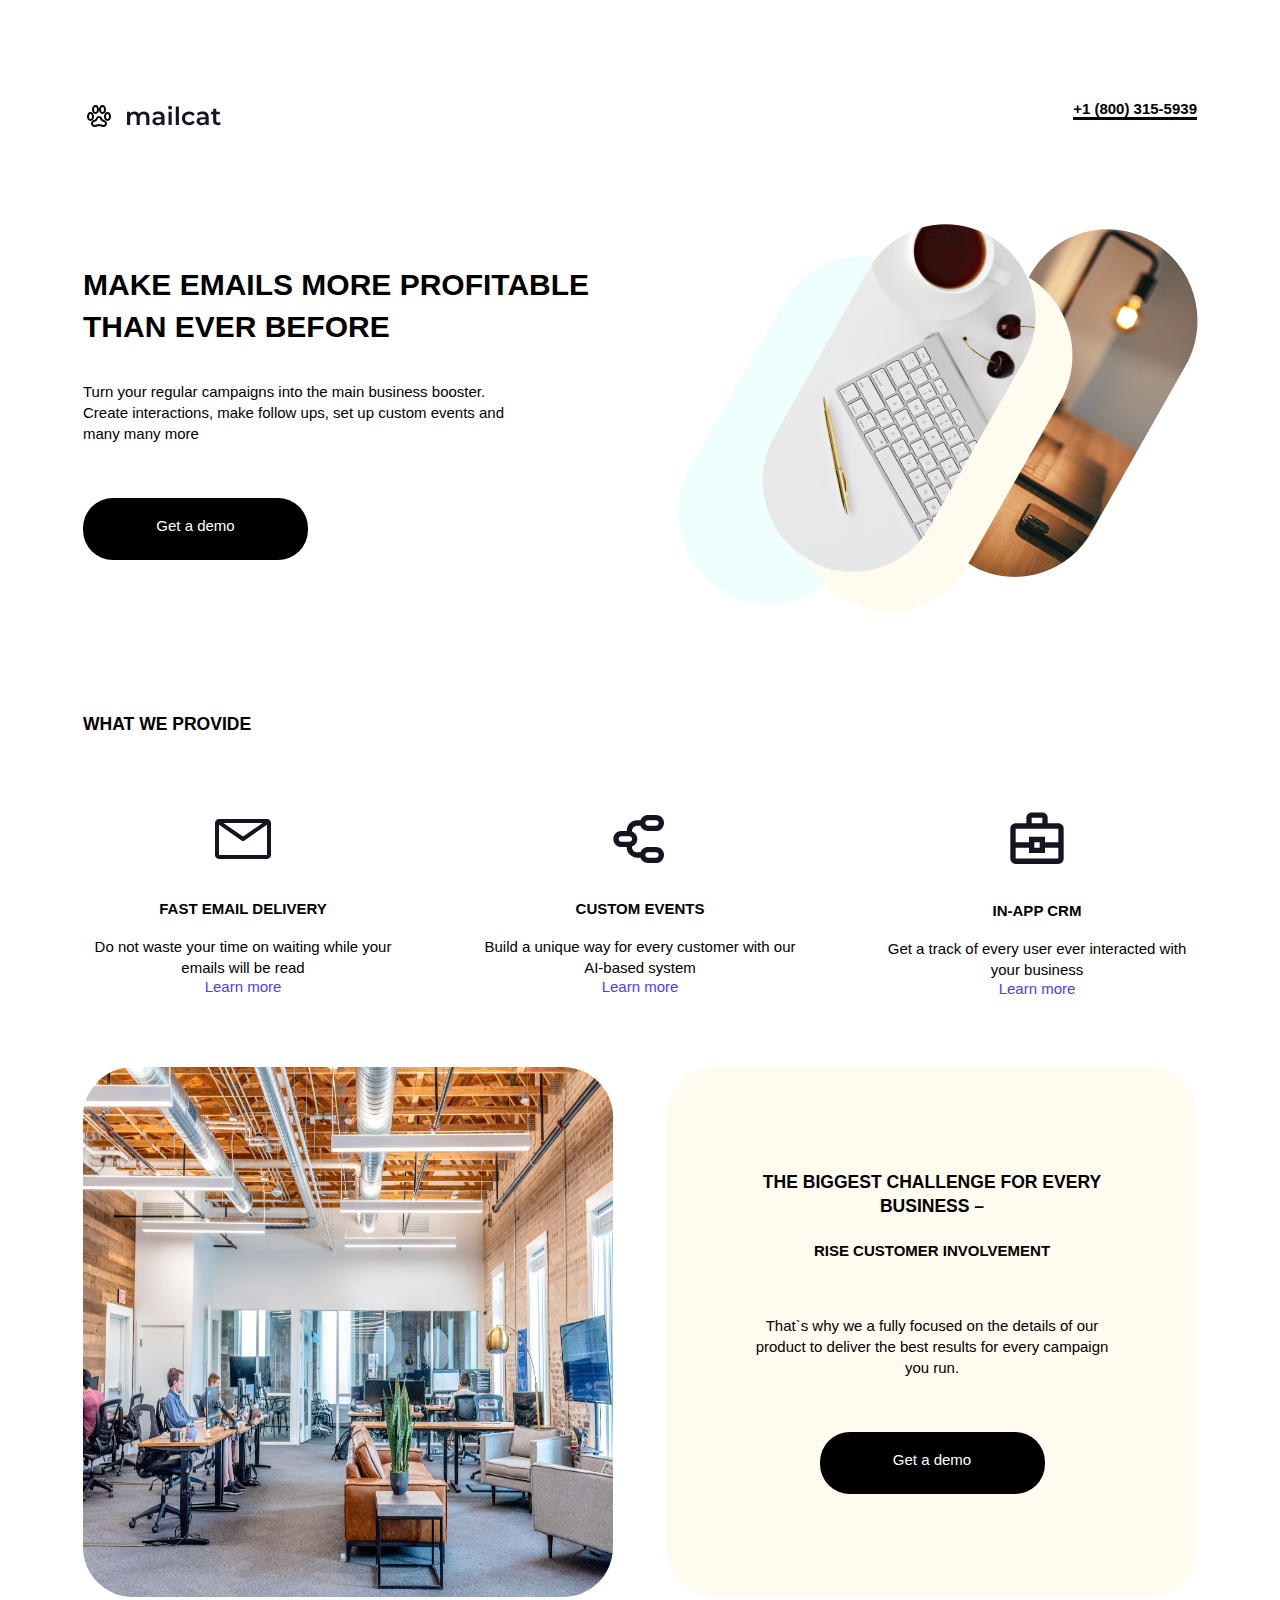
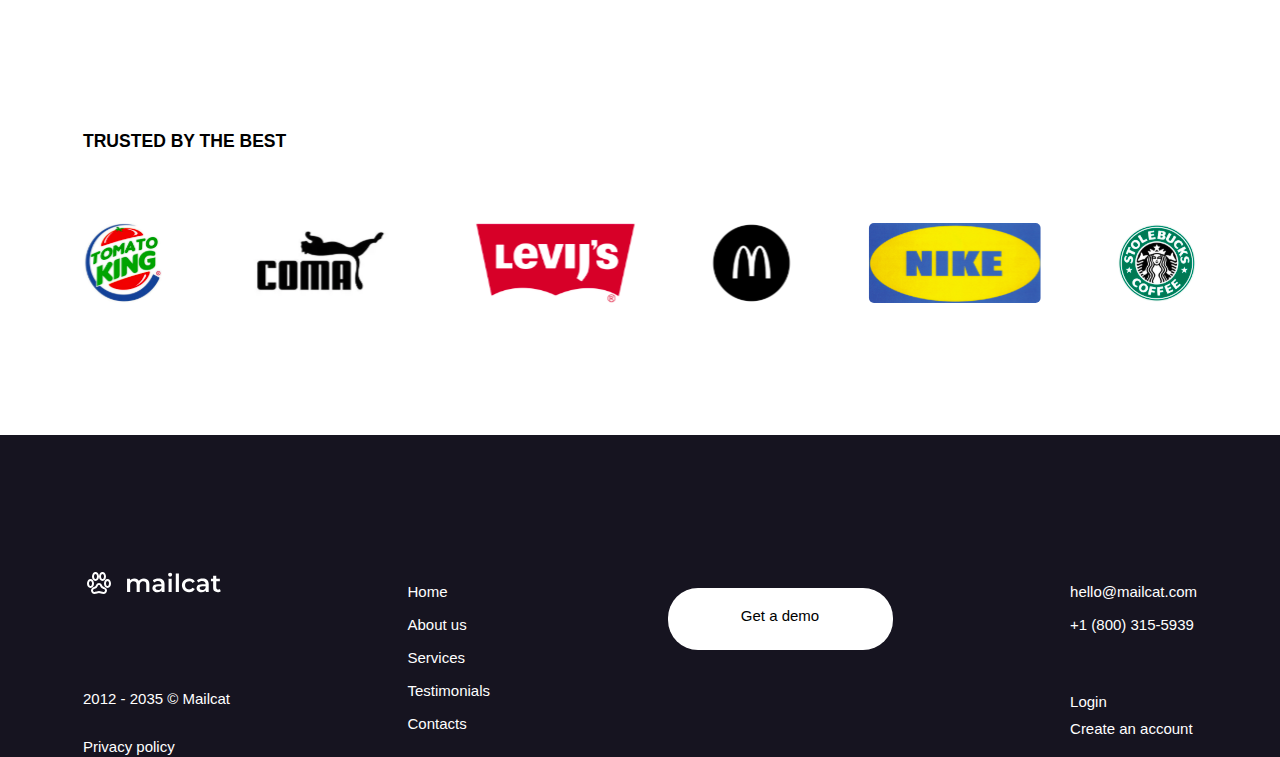
<file: index.html>
<!DOCTYPE html>
<html lang="en">
<head>
	<meta charset="UTF-8">
	<meta name="viewport" content="width=device-width, initial-scale=1.0">
	<title>	CatMail</title>
	<meta name="descreption" content="Вот тогда-то я и кайфану, ведь я сделаю для них лучшее, что умею и, может быть, это станет началом моей головокружительной карьеры">
	<meta name="keywords" content="мечта, верстка, фрилансер">
	<link rel="apple-touch-icon" sizes="180x180" href="favicons/apple-touch-icon.png">
	<link rel="icon" type="image/png" sizes="32x32" href="favicons/favicon-32x32.png">
	<link rel="icon" type="image/png" sizes="16x16" href="favicons/favicon-16x16.png">
	<link rel="manifest" href="favicons/site.webmanifest">
	<meta property="og:title" content="DREAM">
		<meta property="og:descreption" content="Вот тогда-то я и кайфану, ведь я сделаю для них лучшее, что умею и, может быть, это станет началом моей головокружительной карьеры">
		<meta property="og:type" content="article">
		<meta property="og:image" content="#">
		<meta property="og:site_name" content="DREAM">
		<link href="https://fonts.googleapis.com/css2?family=Montserrat:wght@500;700&display=swap" rel="stylesheet">
		<link rel="stylesheet" href="css/main.css">
</head>
<body>
	<!-- preolder -->

	<!-- <div class="preloader"> -->
  		<!-- <div class="preloader__image"></div> -->
	<!-- </div> -->
	<!-- preolder -->
	<header class="header" id="header">
		
			<div class="container ">
				<div class="nav">
				<a href="">
					<img src="img/icon-cat.svg" class="logo" alt="">
				</a>
				<div class="tel">
					<a href="tel:+18003155939" class="tel">
					+1 (800) 315-5939
					</a>
				</div>
				
            	</div>

		
				<div class="offer-wrapper">
			
				<div class="offer">
					<h1 class="offer__title">Make emails more profitable than ever before
					</h1>
					<p class="offer__intro">
						Turn your regular campaigns into the main business booster. Create interactions, make follow ups, set up custom events and many many more
					</p>
					
                    <a href="" class="demo-btn btn">
                    	Get a demo
                    </a>
                    
                </div>
                 <div class="illustration">
                 	<img src="img/Iustration.jpg" alt="">
                 </div>
                 	<!-- <div class="illustration-color illustration-color_a"></div> -->
                 	<!-- <div class="illustration-color illustration-color_b"></div> -->
                 	<!-- <div class="illustration-color illustration-color_c"></div> -->
                 	<!-- <div class="illustration-color illustration-color_d"></div> -->
                 
            
		</div>
	  </div>
	</header>
	<section class="info" id="info">
		<div class="container">
			<h3 class="section__title">
				What we provide
			</h3>
			<div class="actions">
				<div class="provide">
					<img src="img/email.svg" alt="">
					<h4 class="actions__title">
						Fast email delivery
					</h4>
					<p class="email">
					   Do not waste your  time on waiting while your emails will be read
					</p>
					<a href="" class="provide__btn btn">
                    	Learn more
                    </a>
				</div>
				<div class="provide">
					<img src="img/map.svg" alt="">
					<h4 class="actions__title">
						Custom events
					</h4>
					<p class="email">
					   Build a unique way for every customer with our AI-based system
					</p>
					<a href="" class="provide__btn btn">
                    	Learn more
                    </a>
				</div>
				<div class="provide">
					<img src="img/business.svg" alt="">
					<h4 class="actions__title">
						In-app CRM
					</h4>
					<p class="email">
					   Get a track of every user ever interacted with your business
					</p>
					<a href="" class="provide__btn btn">
                    	Learn more
                    </a>
				</div>
			</div>
			<div class="description">
				<img src="img/work.jpg" alt="" class="work">
				<div class="problem">
					<h3 class="problem__title">
						The biggest challenge for every business –
					</h3>
					<h4 class="problem__title">Rise customer involvement</h4>
					<p class="problem__text">
						That`s why we a fully focused on the details of our product to deliver the best results for every campaign you run.
					</p>
					<a href="" class="demo-btn btn">
                    	Get a demo
                    </a>
				</div>
			</div>
			<div class="best">
				<h3 class="best__title">
					Trusted by the best
				</h3>
				<div class="best__logo">
					<img src="img/image 6.svg" class="circle"  alt="">
                    <img src="img/image 5.svg" class="square" alt="">
                    <img src="img/image 4.svg" class="square" alt="">
                    <img src="img/image 7.svg" class="circle" alt="">
                    <img src="img/image 3.svg" class="square" alt="">
                    <img src="img/image 2.svg" class="circle" alt="">
				</div>
			</div>
		</div>
	</section>
	<footer class="footer" id="footer">
		<div class="container">
			<div class="footer-content">
				<div class="footer-content__item">
					<a href="">
						<img src="img/icon-cat 2.svg" class="footer-logo" alt="">
					</a>
					
						<p class="footer-content__text">
							<a href="" class="footer-content__text">
							 2012 - 2035 © Mailcat
							</a>
						</p>
						<p class="footer-content__info">
							<a href="" class="footer-content__info">
								Privacy policy
							</a>
						</p>
						</div>
				<div class="footer-content__item">
					<ul class="footer-content__list footer-content__list_social">
						<li class="footer-content__list-item footer-content__list-item_friends">
							<a href="#" rel="nofollow noopener noreferrer" target="_blank">
								Home
							</a> 
						</li>
						<li class="footer-content__list-item footer-content__list-item_friends">
							<a href="#" rel="nofollow noopener noreferrer" target="_blank">
								About us
							</a>
						</li>
						<li class="footer-content__list-item footer-content__list-item_friends">
							<a href="#" rel="nofollow noopener noreferrer" target="_blank">
								Services
							</a>
						</li>
						<li class="footer-content__list-item footer-content__list-item_friends">
							<a href="#" rel="nofollow noopener noreferrer" target="_blank">
								Testimonials
							</a>
						</li>
						<li class="footer-content__list-item footer-content__list-item_friends">
							<a href="#" rel="nofollow noopener noreferrer" target="_blank">
								Contacts
							</a>
						</li>
					</ul>
				</div>
				<div class="footer-content__more">
					<a href="" class="demo-btn demo-btn__more btn">
                    	Get a demo
                    </a>
				</div>
				<div class="footer-content__item">
					<ul class="footer-content__list">
						<li class="footer-content__list-item">
							<a href="mailto:hello@mailcat.com">
				                hello@mailcat.com
							</a>
						</li>
						<li class="footer-content__list-item">
							<a href="tel:+18003155930">
								+1 (800) 315-5939
							</a>
						</li>
					</ul>
					<div class="login">
						<ul class="footer-content__list">
							<li class="footer-content__list-login">
								Login
							</li>
							<li class="footer-content__list-login">
								Create an account
							</li>
						</ul>
					</div>
				</div>
			</div>
		</div>
	</footer>
</body>
</html>
</file>
<file: css/main.css>
body {
	padding: 0;
	margin: 0;
	font-family: 'Ubuntu', sans-serif;
	font-weight: 400;
	font-size: 15px;
	color: #fff;
	

	
}



footer {
	 background: #161420;
}

* {
	box-sizing: border-box;
}

a { 
	text-decoration: none;

}

ul, li {
	display: block;
	padding: 0;
	margin: 0;

}

h1, h2, h3, h4, h5, h6 {
	text-transform: uppercase;
	color: #000;
	margin: 0;
	padding: 0;
	font-weight: 700;
	line-height: 1.40em
}

p {
	margin: 0;
	line-height: 1.40em;
	color: #000;
	padding-top: 17px;
	max-width: 561px;
	/*height: 41px;*/
}

.container {
	max-width: 1114px;
	margin: 0 auto;
}

.demo-btn {

	background: #000;
	width: 225px;
	color: #fff;
	margin-top: 21px;
	display: block;
	height: 62px;
	text-align: center;
	border-radius: 30px;
	padding: 19px 65px;
	transition: all 0.5s ease;
}

.btn:hover {
	transition: all 0.5s ease;
	background:  #6D6D6D;
}

/*header*/

.header {
	padding: 100px 0;
}

.nav {
	display: flex;
	justify-content: space-between;
}

.logo {
	display: block;
	
}


.tel {
	color: #000;
}

.tel a  {
	display: block;
	color: #000;
	font-weight: 700;
	border-bottom: 3px solid #000;
	transition: all 0.3s ease;*/
	
}




.tel a:hover {
	transition: all 0.3s ease;
	border-bottom: 3px solid #6D6D6D;
}


.offer-wrapper {
	display: flex;
	justify-content: space-between;
}

.offer__title {
	width: 581px;
	padding-top: 132px;
}

.offer__intro {
	width: 438px;
	padding: 33px 0;
}

.illustration {
	display: flex;
	margin-top: 92px;
	position: relative;
	max-width: 519px;
	height: 388px;
}

/*.illustration-color {
	position: absolute;
	border-radius: 200px;
	display: block;
	width: 34%;
	height: 96%;
	transform: matrix(0.87, 0.51, -0.49, 0.86, 0, 0);
}

.illustration-color_a {
	background: #EEFFFE;
	bottom: 0.63%;
	left: 9.87%;
	z-index: 2;
}
.illustration-color_b {
	background: url('../img/leone-venter.jpg') no-repeat center/cover;
	top: -3.5%;
	left: 25.09%;
	/*z-index: 4;*/
}


  



/*section 2*/

.section__title {
	padding-top: 132px;
}

.actions {
	margin-top: 70px;
	display: flex;
	text-align: center;
	justify-content: space-between;

}

.actions__title {
	padding-top: 24px;
}

.email {
	width: 320px;

}

.provide__btn {
	color: #4B3CFF;
	padding-top: 10px;
	direction: none;

}

.work {
	width: 530px;
	border-radius: 50px;
	margin-top: 70px;
	display: flex;
}

.problem {
	background: #FFFBEE;
	border-radius: 50px;
	margin-top: 70px;
	width: 530px;
	height: 530px;
	display: flex;
	flex-direction: column;
	justify-content: center;
	align-items: center;
}

.description {
	display: flex;
	justify-content: space-between;
}

.problem__title {
	width: 370px;
	padding-bottom: 21px;
	text-align: center;
	font-weight: 700;
}

.problem__text {
	width: 370px;
	padding-top: 33px;
	padding-bottom: 33px;
	text-align: center;
}

.best__title {
	padding-top: 132px;
}

.best__logo {
	display: flex;
	margin-top: 70px;
	justify-content: space-between;
	margin-bottom: 132px;
}

/*footer*/

.footer-content {
	display: flex;
	justify-content: space-between;
	padding-top: 132px;
}

.footer-content__item {
	color: #fff;
}

.footer-logo {
	
}

.footer-content__text {
	color: #fff;
	padding-top: 86px;
	padding-bottom: 10px;
}

.footer-content__info {
	color: #fff;
}

.footer-content__list a {
	color: #fff;

}

.footer-content__list-item {
	padding-top: 16px;
}

.demo-btn__more {
	background: #fff;
	color: #000;
}
.login {
	padding-top: 50px;
	
}

.footer-content__list-login {
	padding-top: 10px;
}

/*RESPONSIVE*/


/*Large: 992px - 1199px*/

 @media (max-width: 1199px) {
     .container {
     	max-width: 960px;
     }
     
     .illustration img {
     	width: 393px;
     	height: 293px
     }


     .work {
     	width: 450px;
     	height: 455px;
     }
     .problem {
     	width: 450px;
     	height: 455px;
     }
 }

 /*Medium: 768px - 991px*/

@media (max-width: 991px) {
     .container {
     	max-width: 720px;
     }

     .offer__title {
     	width: 332px;
     	height: 129px;
     	font-size: 30px;
     	padding-bottom: 120px;
     }

     .offer__intro {
     	width: 332px;
     	height: 84px;
     	padding-bottom: 70px
     	
     }

     .section__title {
     	padding-top: 102px;
     	
     }

     .actions {
     	flex-wrap: wrap;
     }

     .email {
     	width: 320px;
     }

     .provide {
     	padding-top: 50px;
     }

     .provide__btn  {
     	padding-top: 10px;
     }

     .description {
     	display: flex;
     	flex-direction: column;
     }

     .work {
     	width: 720px;
     	height: 298px;
     }

     .problem {
     	width: 720px;
     	height: 507px;
     	display: flex;
		flex-direction: column;
		align-items: flex-start;
		padding-left: 70px; 

     }

     .circle {
     	width: 80px
     }

     .square {
     	width: 135px
     }

} 


/*Small: 576px -767px*/

 @media (max-width: 767px) {
     .container {
     	max-width: 540px;
     }

     .container-wrapper {
     	display: flex;
     	flex-direction: column-reverse;
     	align-items: center;
     }

     .offer__title {
     	width: 538px;
     	display: flex
     }

     .offer__intro {
     	display: flex;
     	align-items: center
     }

     .email {
     	display: flex;
     	flex-direction: column;
     }

     .section__title {
     	justify-content: space-around;
     	display: flex;
     	
     }

     .actions {
     	
     	display: flex;
     	justify-content: space-around;
     }

     .work {
     	width: 540px
     }

     .problem {
     	width: 540px
     }

     .best__logo {
     	display: flex;
    	margin-top: 70px;
    	margin-bottom: 132px;
    	justify-content: space-evenly;
    	flex-wrap: wrap;

   	 }


   	 .footer-content {
   	 	display: flex;
   		justify-content: space-between;
   		flex-direction: column;
}
   	 }

   	 .footer-content__item {
   	 	/*display: flex;*/
   	 }
}   


/*Exstra small: 0px (320px) - 575px*/

 @media (max-width: 575px) {
     .container {
     	padding: 0 15px;
     	width:100%
     }

     .illustration img {
     	width: 100%;
     }

     .offer__title {
     	margin-bottom: 100px;
     	width: 100%;
     	
     }

     .offer__intro {
     	width: 100%;
     	
     }

     .work {
     	width: 100%;
     	height: 267px;
     	border-radius: 40px;
     }

     .problem {
     	width: 100%;
     	display: flex;
		flex-direction: column;
		justify-content: center;
		align-items: center;
		padding: 30px;
		gap: 10px;
     }

     .problem__title {
     	width: 100%;
     }

     .problem__text {
     	width: 100%;
     }

     .best__logo {
     	display: flex;
     	flex-direction: column;
     	align-items: center;
     	
     }

     .footer-content {
     	display: flex;
     	flex-direction: column;
     }
}
</file>
